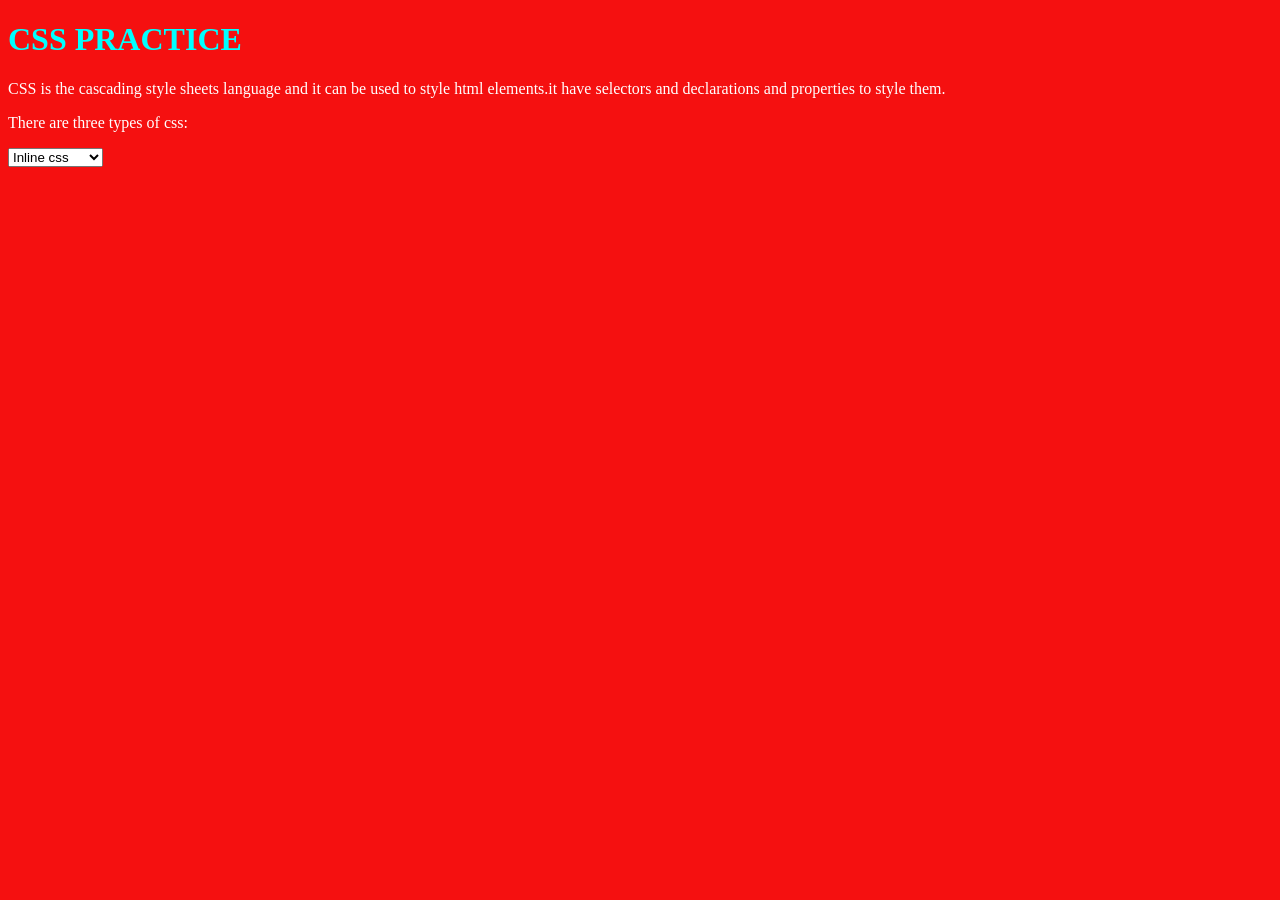
<file: CSS PRACTICE/index.html>
<!DOCTYPE html>
<html lang="en">
<head>
    <meta charset="UTF-8">
    <meta name="viewport" content="width=device-width, initial-scale=1.0">
    <title>Beginning of CSS</title>
    <link rel="stylesheet" href="style.css">
    <h1>CSS PRACTICE</h1>
</head>
<body>
   <main>
    <p>CSS is the cascading style sheets language and it can be used to style html elements.it have selectors and declarations and properties to style them.</p>
   </main> 
   <p>There are three types of css:</p>
   <select>
    <option value="1">Inline css</option>
    <option value="2">Internal css</option>
    <option value="3">External css</option>
   </select>
</body>
</html>
</file>
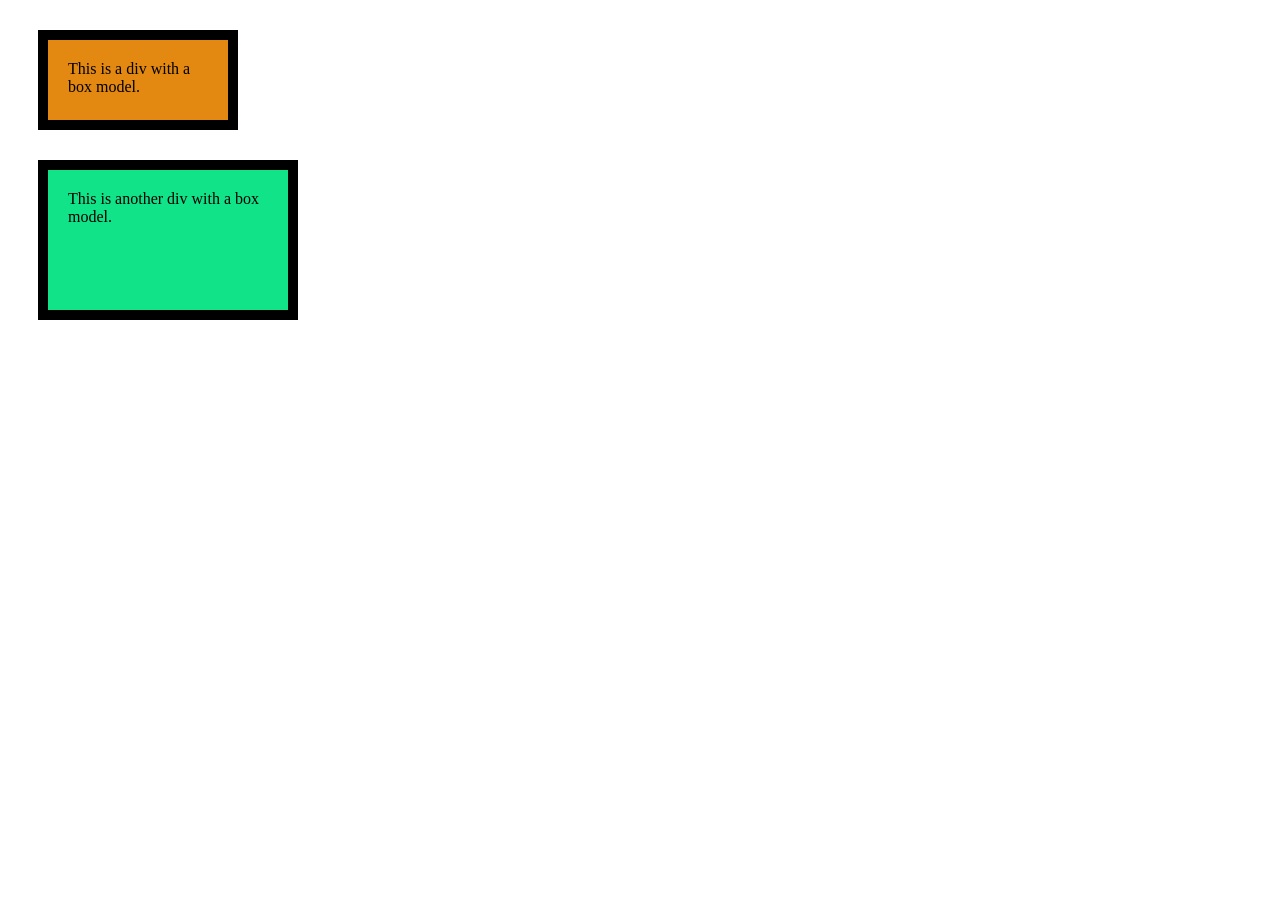
<file: CSS PRACTICE/Box model.html>
<!DOCTYPE html>
<html lang="en">
<head>
    <meta charset="UTF-8">
    <meta name="viewport" content="width=device-width, initial-scale=1.0">
    <title>Box model</title>
    <style>
        .box1 {
            width: 200px;
            height: 100px;
            background-color: rgb(227, 136, 16);
            border: 10px solid black;
            padding: 20px;
            margin: 30px;
            box-sizing: border-box;
        }
        .box2 {
            width: 200px;
            height: 100px;
            background-color: rgb(16, 227, 136);
            border: 10px solid black;
            padding: 20px;
            margin: 30px;
            box-sizing: content-box;
        }
    </style>
</head>
<body>
    <div class="box1">
        This is a div with a box model.
    </div>
    <div class="box2">
        This is another div with a box model.
    </div>
</body>
</html>
</file>
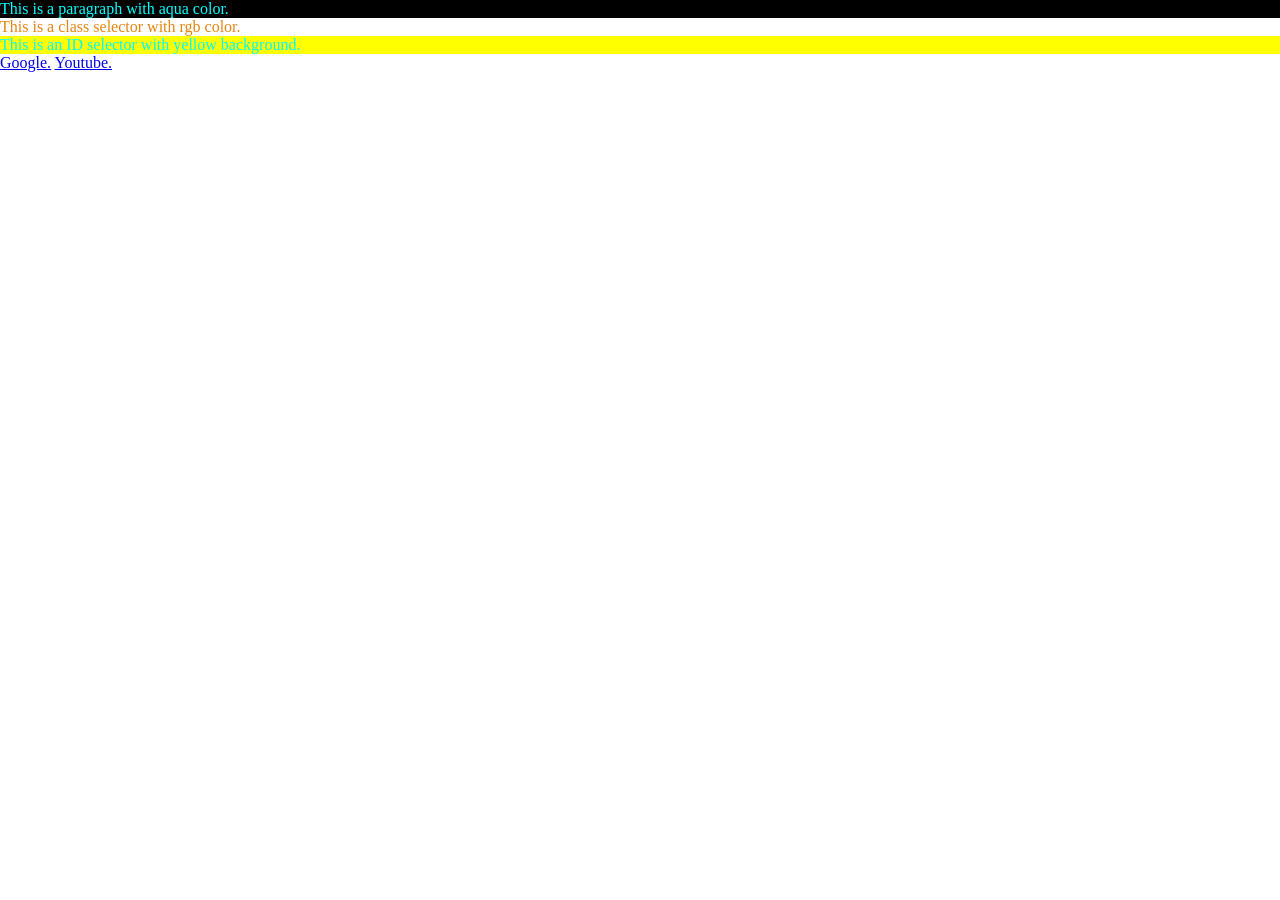
<file: CSS PRACTICE/index1.html>
<!DOCTYPE html>
<html lang="en">
<head>
    <meta charset="UTF-8">
    <meta name="viewport" content="width=device-width, initial-scale=1.0">
    <title>Selectors in CSS</title>
    <style>
        /* Selectors in CSS */
        p{
            color:aqua;
            background-color: black;
        }
        /* Class Selector */
        .container{
            color:rgb(230, 134, 17);
        }
        /* ID Selector */
        #highlight{
            background-color: yellow;
        }
        /* Universal Selector */
        *{
            margin: 0;
            padding: 0;
        }
        /* Pseudo Selector */
        a:hover{
            background-color:blueviolet;
        }
        a:visited{
            color:greenyellow
        }
    </style>
</head>
<body>
    <p>This is a paragraph with aqua color.</p>
    <div class="container">
        This is a class selector with rgb color.
    </div>
    <p id="highlight">This is an ID selector with yellow background.</p>
    <a href="https://www.google.com">Google.</a>
    <a href="https://www.youtube.com">Youtube.</a>
</body>
</html>
</file>
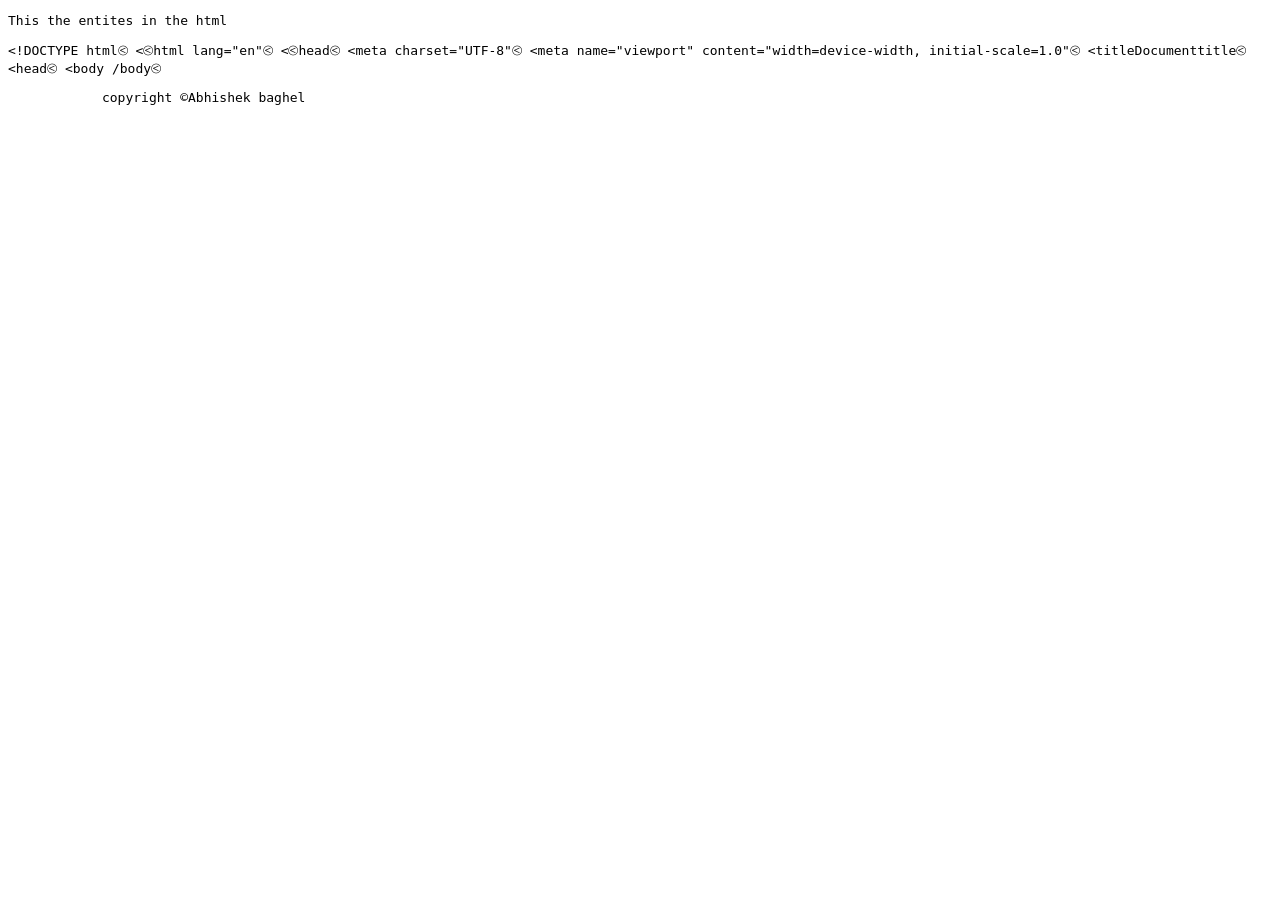
<file: HTML PRACTICE/Entities.html>
<!DOCTYPE html>
<html lang="en">
<head>
    <meta charset="UTF-8">
    <meta name="viewport" content="width=device-width, initial-scale=1.0">
    <title>Entities</title>
</head>
<body>
    <pre>This the entites in the html</pre>
    <code>&lt;!DOCTYPE html&olt;
    &lt;&olt;html lang="en"&olt;
    &lt;&olt;head&olt;
        &lt;meta charset="UTF-8"&olt;
        &lt;meta name="viewport" content="width=device-width, initial-scale=1.0"&olt;
       &lt;titleDocumenttitle&olt;
    &lt;head&olt;
    &lt;body /body&olt;
        <pre>
            copyright &copy;Abhishek baghel
        </pre>
    </html></code>
</body>
</html>
</file>
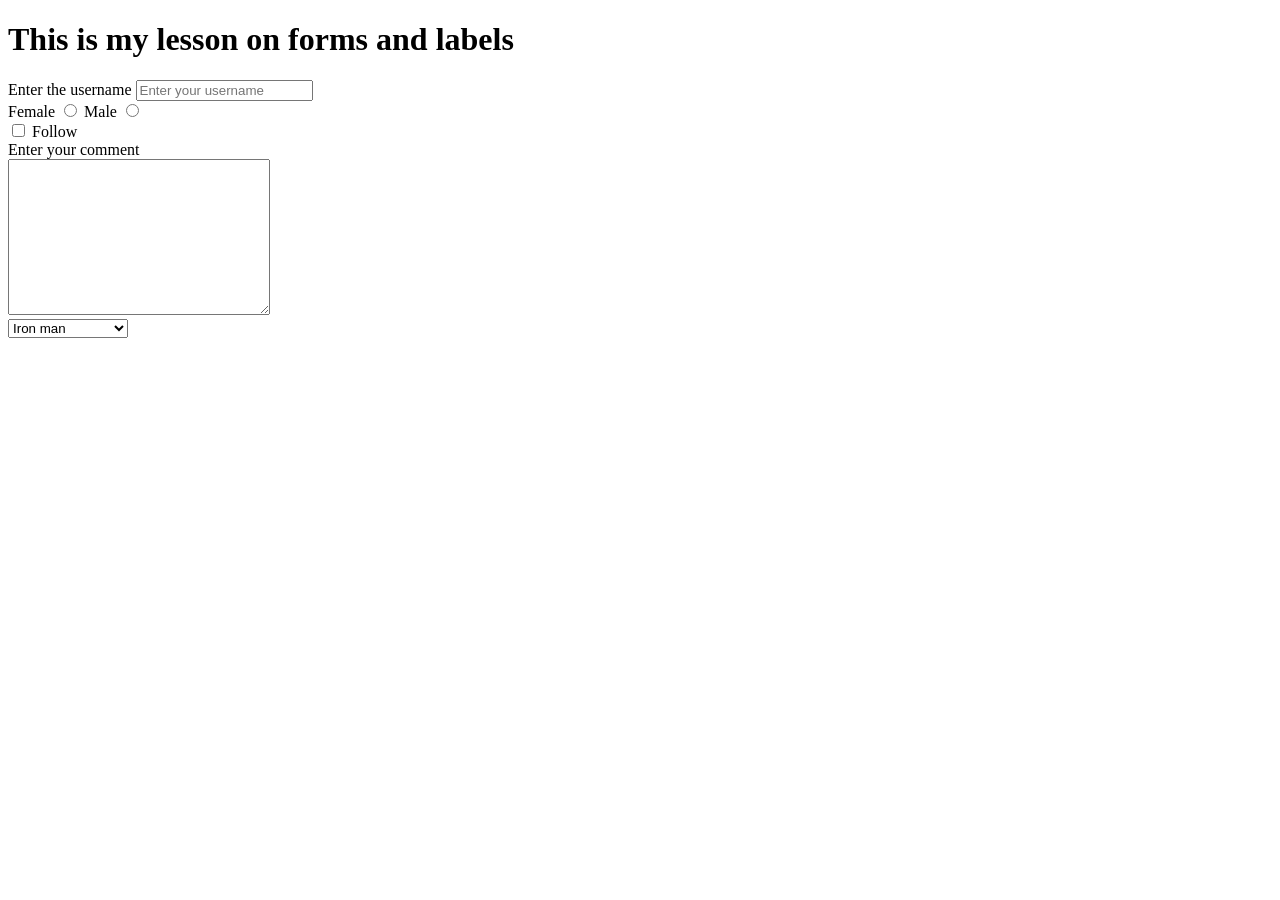
<file: HTML PRACTICE/Forms.html>
<!DOCTYPE html>
<html lang="en">

<head>
    <meta charset="UTF-8">
    <meta name="viewport" content="width=device-width, initial-scale=1.0">
    <title>Forms uses</title>
</head>

<body>
    <h1>This is my lesson on forms and labels</h1>
    <form action="post">
        <label for="username">Enter the username</label>
        <input type="text" name="Abhishek" placeholder="Enter your username" id="username">
    </form>

    <form action="post">
        <label for="Female">Female</label>
        <input type="radio" id="female" name="gender" value="female">
        <label for="Male">Male</label>
        <input type="radio" id="Male" name="gender" value="male">
    </form>

    <form action="post">
        <input type="checkbox" name="follow" id="follow">
        <label for="follow">Follow</label>
    </form>

    <form action="post">
        <label for="comment">Enter your comment</label>
        <br>
        <textarea id="comment" name="comment" rows="10" cols="30"></textarea>
        
    </form>

    <select name="Avengers">
        <option value="Iron man">Iron man</option>
        <option value="Iron man">Captain america</option>
        <option value="Iron man">Hulk</option>
    </select>
</body>

</html>
</file>
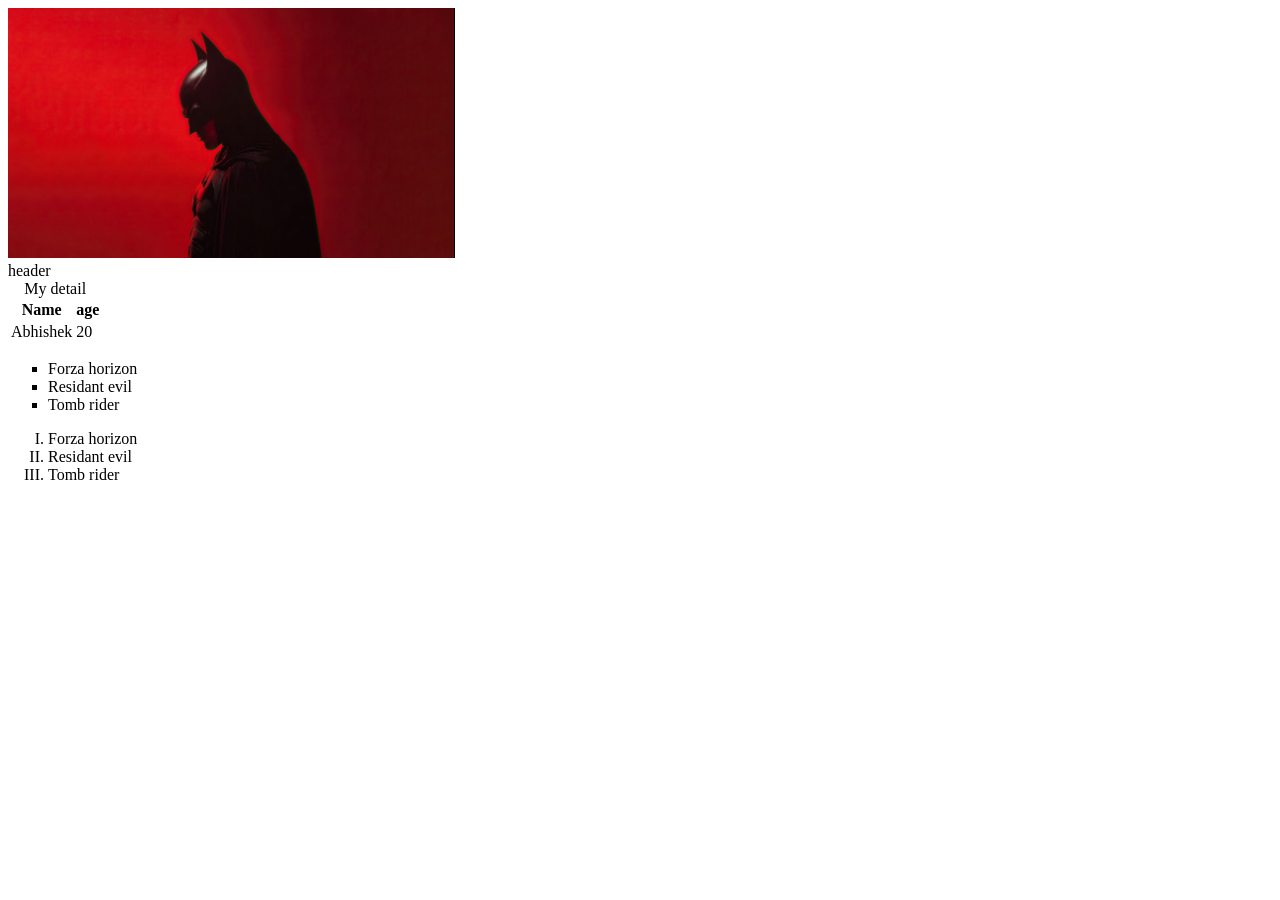
<file: HTML PRACTICE/Image.html>
<!DOCTYPE html>
<html lang="en">
<head>
    <meta charset="UTF-8">
    <meta name="viewport" content="width=device-width, initial-scale=1.0">
    <title>Image,table and list</title>
</head>
<body>
    <img height="250" src="image.png" alt="batman image">
    <table>
        <caption>My detail</caption>
        <br>
        <thead>header</thead>
        <tbody>
        <tr>
           <th colspan="2">Name</th>
           <th rowspan="3">age</th>
        </tr>
        <tfoot>
        <tr>
            <td colspan="2">Abhishek</td>
            <td rowspan="3">20</td>
        </tr>
        </tbody>
        </tfoot>
    </table>


    <ul type="square">
        <li>Forza horizon</li>
        <li>Residant evil</li>
        <li>Tomb rider</li>
    </ul>

    <ol type="I">
        <li>Forza horizon</li>
        <li>Residant evil</li>
        <li>Tomb rider</li>
    </ol>
</body>
</html>
</file>
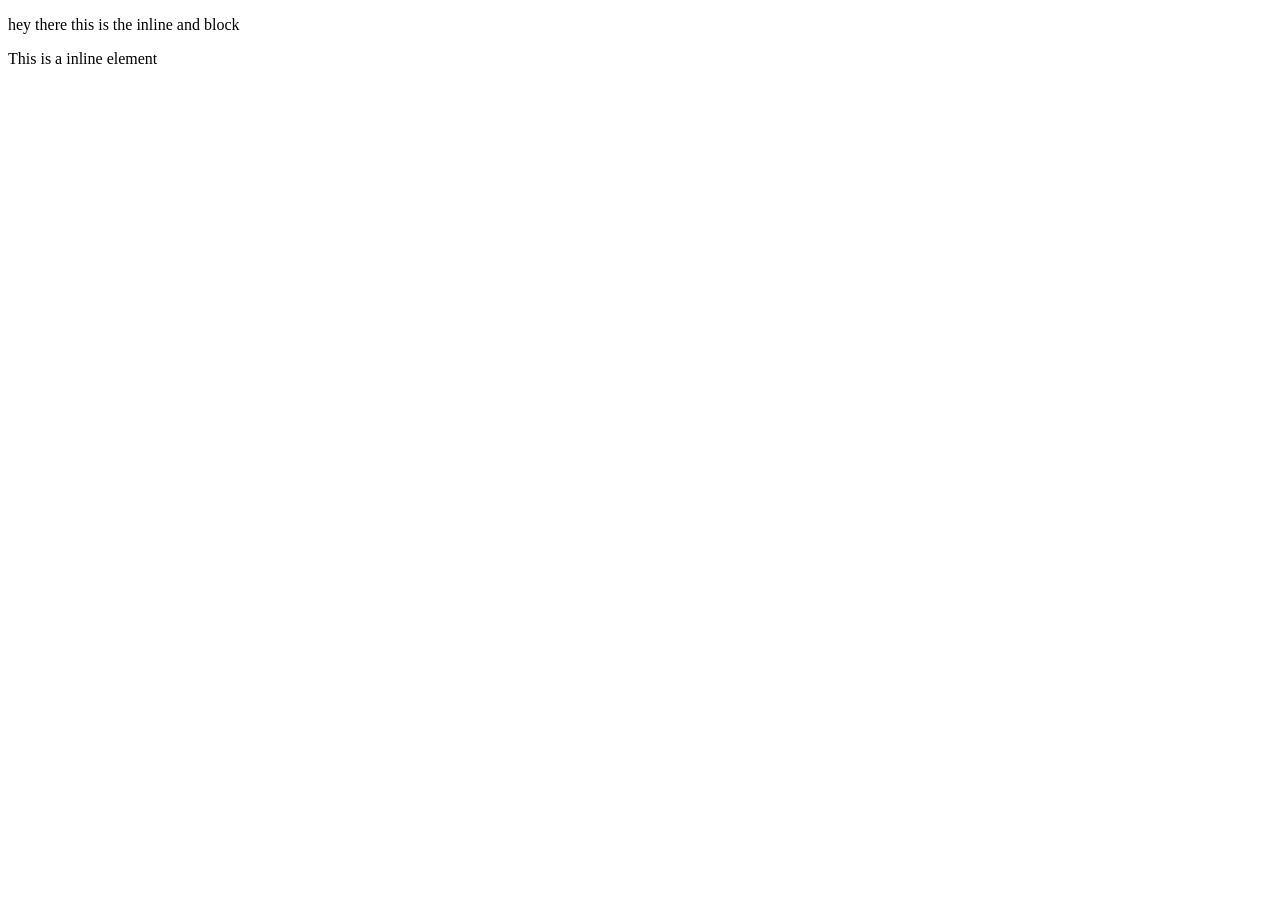
<file: HTML PRACTICE/inline and  block.html>
<!DOCTYPE html>
<html lang="en">
<head>
    <meta charset="UTF-8">
    <meta name="viewport" content="width=device-width, initial-scale=1.0">
    <title>Inilne and block element</title>
</head>
<body>
    <p>hey there this is the inline and block</p>
    <span>This is a inline element</span>
</body>
</html>
</file>
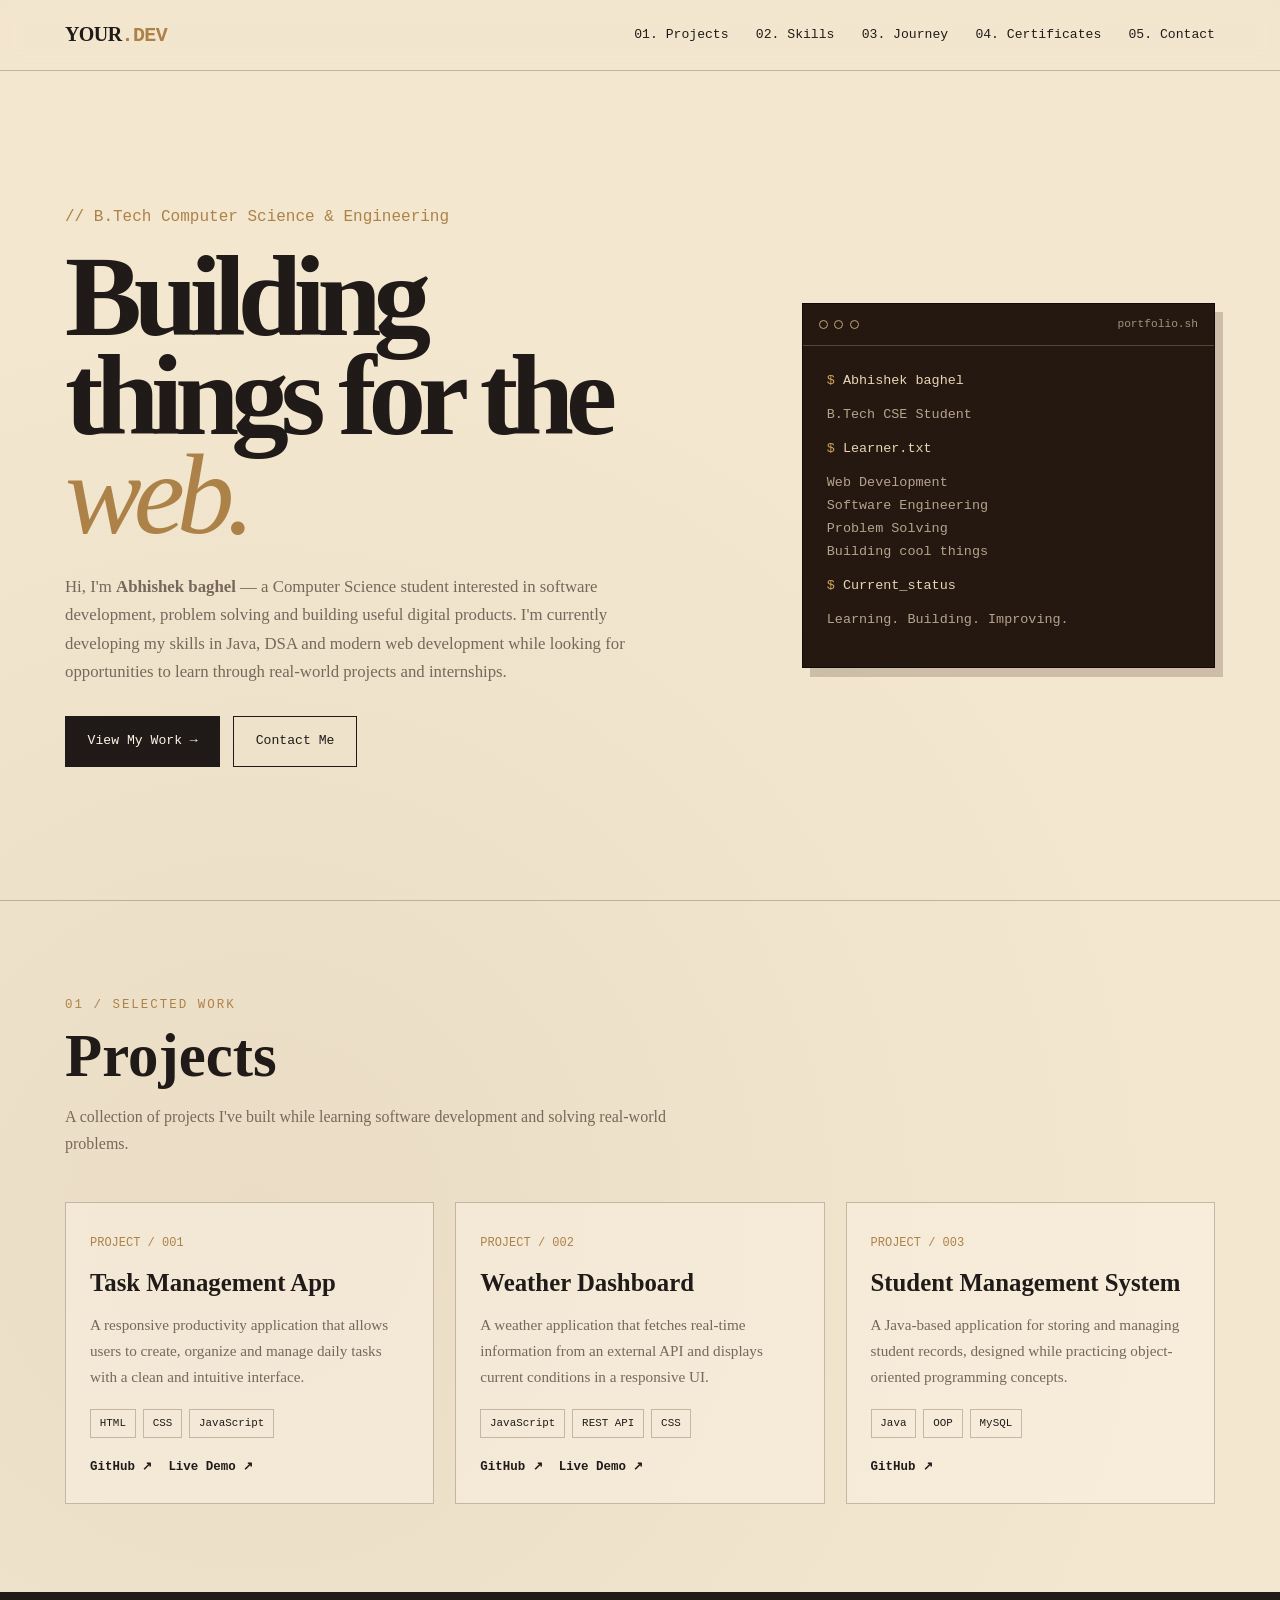
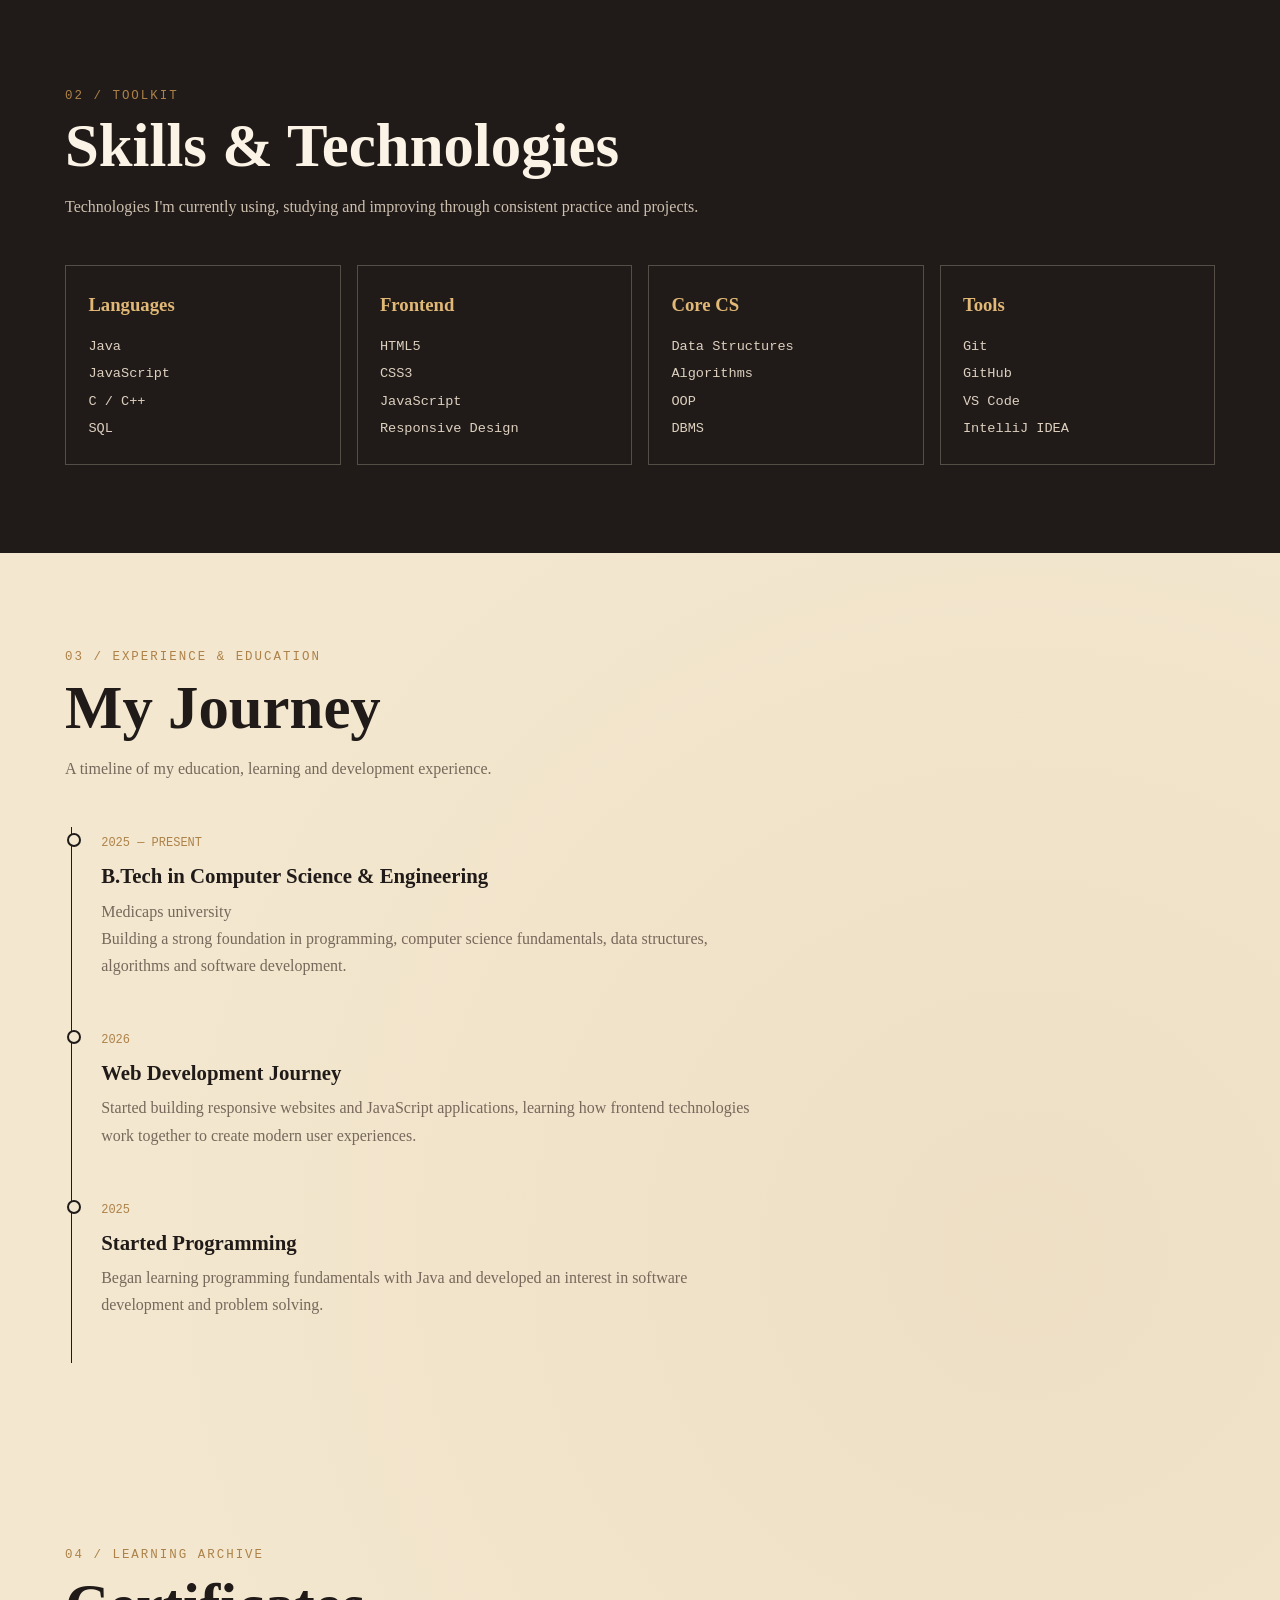
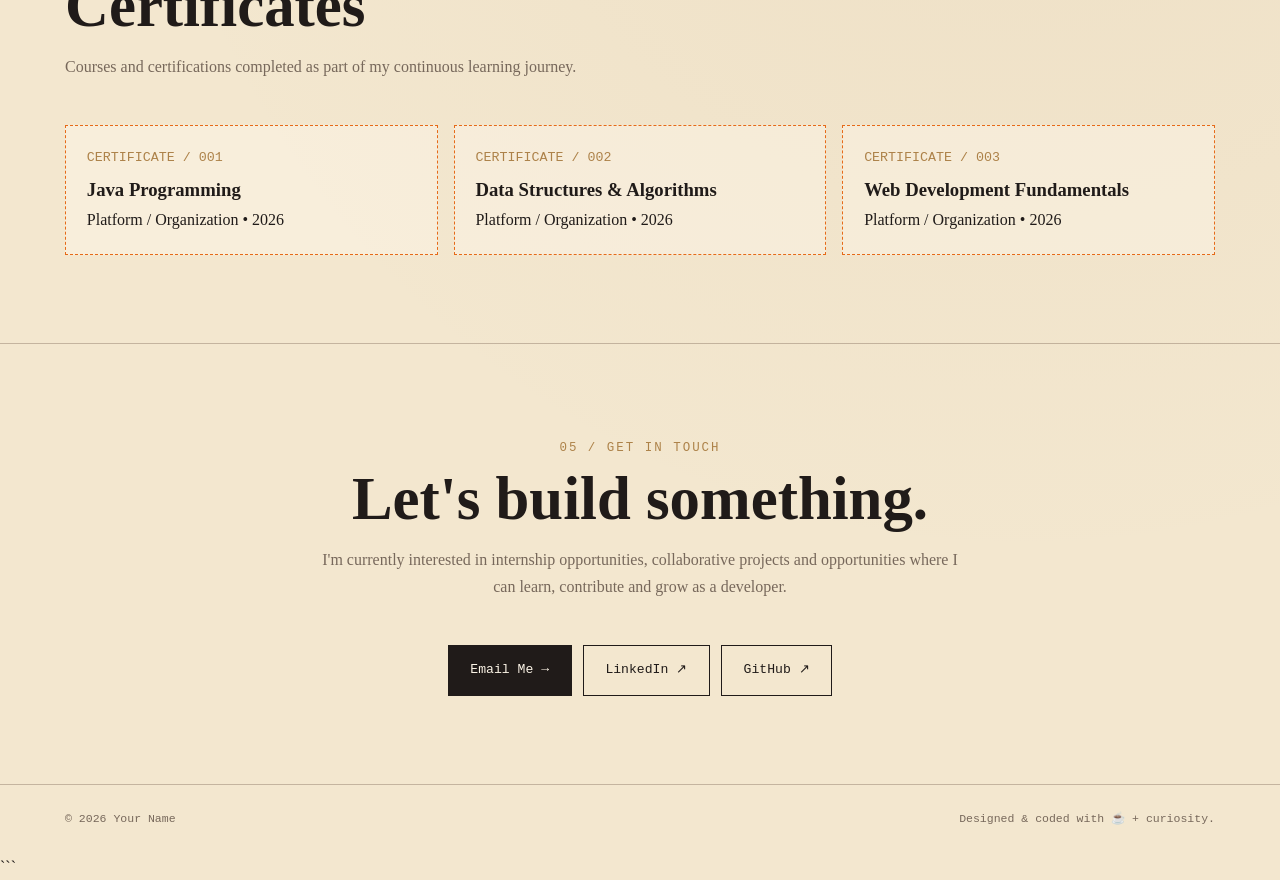
<file: HTML PRACTICE/My website.html>
<!DOCTYPE html>
<html lang="en">
<head>
  <meta charset="UTF-8" />
  <meta name="viewport" content="width=device-width, initial-scale=1.0" />
  <meta name="description" content="B.Tech CSE student portfolio showcasing projects, technical skills, certificates and experience." />

  <title>Abhishek | CSE Developer Portfolio</title>

  <style>
    /* =========================================
       VINTAGE × DEVELOPER PORTFOLIO
       ========================================= */

    :root {
      --paper: #f3e7cf;
      --paper-light: #fbf4e6;
      --coffee: #201b19;
      --dark-coffee: #241811;
      --brown: #e66a18;
      --gold: #ad8249;
      --muted: #77685b;
      --border: rgba(74, 47, 34, 0.28);
      --shadow: 5px 6px 0 rgba(74, 47, 34, 0.16);
      --max-width: 1150px;
    }

    * {
      box-sizing: border-box;
      margin: 0;
      padding: 0;
    }

    html {
      scroll-behavior: smooth;
    }

    body {
      font-family: Georgia, "Times New Roman", serif;
      color: var(--coffee);
      background:
        radial-gradient(circle at 20% 30%, rgba(120, 83, 60, 0.07), transparent 30%),
        radial-gradient(circle at 80% 70%, rgba(173, 130, 73, 0.08), transparent 30%),
        var(--paper);
      line-height: 1.7;
    }

    body::before {
      content: "";
      position: fixed;
      inset: 0;
      pointer-events: none;
      opacity: 0.25;
      background-image:
        repeating-linear-gradient(
          0deg,
          rgba(60, 35, 20, 0.02) 0,
          rgba(60, 35, 20, 0.02) 1px,
          transparent 1px,
          transparent 4px
        );
      z-index: 9999;
    }

    a {
      color: inherit;
      text-decoration: none;
    }

    button,
    a {
      -webkit-tap-highlight-color: transparent;
    }

    .container {
      width: min(92%, var(--max-width));
      margin-inline: auto;
    }

    .section {
      padding: 5.5rem 0;
    }

    .section-label {
      display: inline-block;
      margin-bottom: 0.6rem;
      font-family: "Courier New", monospace;
      text-transform: uppercase;
      letter-spacing: 0.16em;
      font-size: 0.78rem;
      color: var(--gold);
    }

    .section-title {
      font-size: clamp(2rem, 7vw, 3.8rem);
      line-height: 1;
      margin-bottom: 1rem;
    }

    .section-description {
      max-width: 650px;
      color: var(--muted);
      margin-bottom: 2.8rem;
    }

    /* NAVBAR */

    .navbar {
      position: sticky;
      top: 0;
      z-index: 1000;
      background: rgba(243, 231, 207, 0.92);
      backdrop-filter: blur(10px);
      border-bottom: 1px solid var(--border);
    }

    .nav-content {
      min-height: 70px;
      display: flex;
      justify-content: space-between;
      align-items: center;
      gap: 1rem;
    }

    .logo {
      font-weight: 800;
      letter-spacing: -0.03em;
      font-size: 1.25rem;
    }

    .logo span {
      color: var(--gold);
      font-family: "Courier New", monospace;
    }

    .nav-links {
      display: none;
      gap: 1.7rem;
      list-style: none;
      font-family: "Courier New", monospace;
      font-size: 0.82rem;
    }

    .nav-links a {
      position: relative;
    }

    .nav-links a::after {
      content: "";
      position: absolute;
      height: 1px;
      width: 0;
      left: 0;
      bottom: -5px;
      background: var(--coffee);
      transition: width 0.25s ease;
    }

    .nav-links a:hover::after {
      width: 100%;
    }

    /* HERO */

    .hero {
      min-height: calc(100vh - 70px);
      display: grid;
      align-items: center;
      padding: 5rem 0;
      border-bottom: 1px solid var(--border);
    }

    .hero-grid {
      display: grid;
      gap: 3rem;
    }

    .hero-kicker {
      font-family: "Courier New", monospace;
      color: var(--gold);
      margin-bottom: 1rem;
    }

    .hero h1 {
      font-size: clamp(3.4rem, 14vw, 7.2rem);
      line-height: 0.86;
      letter-spacing: -0.07em;
      max-width: 800px;
    }

    .hero h1 em {
      color: var(--gold);
      font-weight: normal;
    }

    .hero-description {
      max-width: 620px;
      margin: 1.8rem 0;
      font-size: 1.05rem;
      color: var(--muted);
    }

    .hero-buttons {
      display: flex;
      flex-wrap: wrap;
      gap: 0.8rem;
    }

    .btn {
      display: inline-flex;
      align-items: center;
      justify-content: center;
      padding: 0.85rem 1.35rem;
      border: 1px solid var(--coffee);
      font-family: "Courier New", monospace;
      font-size: 0.82rem;
      transition:
        transform 0.2s ease,
        box-shadow 0.2s ease,
        background 0.2s ease;
    }

    .btn-primary {
      color: var(--paper-light);
      background: var(--coffee);
    }

    .btn-secondary {
      background: transparent;
    }

    .btn:hover {
      transform: translate(-2px, -2px);
      box-shadow: var(--shadow);
    }

    /* TERMINAL CARD */

    .terminal {
      background: var(--dark-coffee);
      color: #e8d6b5;
      border: 1px solid #120c08;
      box-shadow: 8px 9px 0 rgba(74, 47, 34, 0.22);
      transform: rotate(1deg);
    }

    .terminal-top {
      display: flex;
      align-items: center;
      gap: 0.4rem;
      padding: 0.7rem 1rem;
      border-bottom: 1px solid #5c4435;
      font-family: "Courier New", monospace;
      font-size: 0.7rem;
    }

    .terminal-dot {
      width: 9px;
      height: 9px;
      border: 1px solid #c2a77e;
      border-radius: 50%;
    }

    .terminal-title {
      margin-left: auto;
      opacity: 0.65;
    }

    .terminal-body {
      padding: 1.5rem;
      font-family: "Courier New", monospace;
      font-size: 0.84rem;
      min-height: 270px;
    }

    .terminal-body p {
      margin-bottom: 0.7rem;
    }

    .prompt {
      color: #d1a45d;
    }

    .terminal-muted {
      color: #b6a48d;
    }

    .cursor {
      display: inline-block;
      width: 8px;
      height: 1em;
      background: #e8d6b5;
      vertical-align: middle;
      animation: blink 0.9s steps(1) infinite;
    }

    @keyframes blink {
      50% {
        opacity: 0;
      }
    }

    /* PROJECTS */

    .projects-grid {
      display: grid;
      gap: 1.3rem;
    }

    .project-card {
      padding: 1.5rem;
      border: 1px solid var(--border);
      background: rgba(251, 244, 230, 0.5);
      transition:
        transform 0.25s ease,
        box-shadow 0.25s ease;
    }

    .project-card:hover {
      transform: translateY(-5px);
      box-shadow: var(--shadow);
    }

    .project-number {
      font-family: "Courier New", monospace;
      color: var(--gold);
      font-size: 0.75rem;
    }

    .project-card h3 {
      font-size: 1.55rem;
      margin: 0.5rem 0;
    }

    .project-card p {
      color: var(--muted);
      font-size: 0.95rem;
    }

    .tags {
      display: flex;
      flex-wrap: wrap;
      gap: 0.45rem;
      margin: 1.2rem 0;
    }

    .tag {
      border: 1px solid var(--border);
      padding: 0.28rem 0.55rem;
      font-family: "Courier New", monospace;
      font-size: 0.68rem;
    }

    .project-links {
      display: flex;
      gap: 1rem;
      font-family: "Courier New", monospace;
      font-size: 0.78rem;
      font-weight: bold;
    }

    .project-links a:hover {
      color: var(--gold);
    }

    /* SKILLS */

    .skills {
      background: var(--coffee);
      color: var(--paper-light);
    }

    .skills .section-description {
      color: #cdbfae;
    }

    .skills-grid {
      display: grid;
      gap: 1rem;
    }

    .skill-card {
      border: 1px solid rgba(243, 231, 207, 0.25);
      padding: 1.4rem;
    }

    .skill-card h3 {
      color: #e1b875;
      margin-bottom: 0.8rem;
    }

    .skill-list {
      font-family: "Courier New", monospace;
      color: #ddd0bf;
      font-size: 0.85rem;
      line-height: 2;
    }

    /* TIMELINE */

    .timeline {
      border-left: 1px solid var(--coffee);
      margin-left: 0.4rem;
      padding-left: 1.8rem;
    }

    .timeline-item {
      position: relative;
      padding-bottom: 2.8rem;
    }

    .timeline-item::before {
      content: "";
      position: absolute;
      left: -2.15rem;
      top: 0.4rem;
      width: 10px;
      height: 10px;
      background: var(--paper);
      border: 2px solid var(--coffee);
      border-radius: 50%;
    }

    .timeline-date {
      font-family: "Courier New", monospace;
      font-size: 0.75rem;
      color: var(--gold);
    }

    .timeline-item h3 {
      margin: 0.25rem 0;
      font-size: 1.3rem;
    }

    .timeline-item p {
      color: var(--muted);
      max-width: 650px;
    }

    /* CERTIFICATES */

    .certificate-grid {
      display: grid;
      gap: 1rem;
    }

    .certificate {
      padding: 1.3rem;
      border: 1px dashed var(--brown);
      background: rgba(255, 250, 240, 0.35);
    }

    .certificate small {
      display: block;
      color: var(--gold);
      font-family: "Courier New", monospace;
      margin-bottom: 0.3rem;
    }

    /* CONTACT */

    .contact {
      text-align: center;
      border-top: 1px solid var(--border);
    }

    .contact .section-description {
      margin-inline: auto;
    }

    .contact-links {
      display: flex;
      justify-content: center;
      flex-wrap: wrap;
      gap: 0.7rem;
    }

    /* FOOTER */

    footer {
      border-top: 1px solid var(--border);
      padding: 1.5rem 0;
      font-family: "Courier New", monospace;
      font-size: 0.72rem;
      color: var(--muted);
    }

    .footer-inner {
      display: flex;
      justify-content: space-between;
      flex-wrap: wrap;
      gap: 1rem;
    }

    /* SCROLL REVEAL */

    .reveal {
      opacity: 0;
      transform: translateY(25px);
      transition:
        opacity 0.7s ease,
        transform 0.7s ease;
    }

    .reveal.visible {
      opacity: 1;
      transform: translateY(0);
    }

    /* DESKTOP */

    @media (min-width: 760px) {
      .nav-links {
        display: flex;
      }

      .hero-grid {
        grid-template-columns: 1.25fr 0.75fr;
        align-items: center;
      }

      .projects-grid {
        grid-template-columns: repeat(2, 1fr);
      }

      .skills-grid {
        grid-template-columns: repeat(2, 1fr);
      }

      .certificate-grid {
        grid-template-columns: repeat(2, 1fr);
      }
    }

    @media (min-width: 1050px) {
      .projects-grid {
        grid-template-columns: repeat(3, 1fr);
      }

      .skills-grid {
        grid-template-columns: repeat(4, 1fr);
      }

      .certificate-grid {
        grid-template-columns: repeat(3, 1fr);
      }
    }

    @media (prefers-reduced-motion: reduce) {
      *,
      *::before,
      *::after {
        scroll-behavior: auto !important;
        animation-duration: 0.01ms !important;
        transition-duration: 0.01ms !important;
      }
    }
  </style>
</head>

<body>

  <!-- NAVIGATION -->
  <nav class="navbar">
    <div class="container nav-content">

      <a href="#home" class="logo">
        YOUR<span>.DEV</span>
      </a>

      <ul class="nav-links">
        <li><a href="#projects">01. Projects</a></li>
        <li><a href="#skills">02. Skills</a></li>
        <li><a href="#journey">03. Journey</a></li>
        <li><a href="#certificates">04. Certificates</a></li>
        <li><a href="#contact">05. Contact</a></li>
      </ul>

    </div>
  </nav>


  <!-- HERO -->
  <header class="hero" id="home">

    <div class="container hero-grid">

      <div class="reveal">

        <p class="hero-kicker">
          // B.Tech Computer Science & Engineering
        </p>

        <h1>
          Building<br>
          things for the<br>
          <em>web.</em>
        </h1>

        <p class="hero-description">
          Hi, I'm <strong>Abhishek baghel</strong> — a Computer Science student
          interested in software development, problem solving and building
          useful digital products. I'm currently developing my skills in
          Java, DSA and modern web development while looking for opportunities
          to learn through real-world projects and internships.
        </p>

        <div class="hero-buttons">
          <a href="#projects" class="btn btn-primary">
            View My Work →
          </a>

          <a href="#contact" class="btn btn-secondary">
            Contact Me
          </a>
        </div>

      </div>


      <!-- TERMINAL -->
      <div class="terminal reveal">

        <div class="terminal-top">
          <span class="terminal-dot"></span>
          <span class="terminal-dot"></span>
          <span class="terminal-dot"></span>

          <span class="terminal-title">
            portfolio.sh
          </span>
        </div>

        <div class="terminal-body">

          <p>
            <span class="prompt">$</span> Abhishek baghel
          </p>

          <p class="terminal-muted">
            B.Tech CSE Student
          </p>

          <p>
            <span class="prompt">$</span> Learner.txt
          </p>

          <p class="terminal-muted">
            Web Development<br>
            Software Engineering<br>
            Problem Solving<br>
            Building cool things
          </p>

          <p>
            <span class="prompt">$</span> Current_status
          </p>

          <p class="terminal-muted">
            Learning. Building. Improving.
          </p>

        </div>
      </div>

    </div>

  </header>


  <!-- PROJECTS -->
  <section class="section" id="projects">

    <div class="container">

      <span class="section-label">01 / Selected Work</span>

      <h2 class="section-title reveal">
        Projects
      </h2>

      <p class="section-description reveal">
        A collection of projects I've built while learning software
        development and solving real-world problems.
      </p>


      <div class="projects-grid">

        <article class="project-card reveal">

          <span class="project-number">PROJECT / 001</span>

          <h3>Task Management App</h3>

          <p>
            A responsive productivity application that allows users to create,
            organize and manage daily tasks with a clean and intuitive
            interface.
          </p>

          <div class="tags">
            <span class="tag">HTML</span>
            <span class="tag">CSS</span>
            <span class="tag">JavaScript</span>
          </div>

          <div class="project-links">
            <a href="#">GitHub ↗</a>
            <a href="#">Live Demo ↗</a>
          </div>

        </article>


        <article class="project-card reveal">

          <span class="project-number">PROJECT / 002</span>

          <h3>Weather Dashboard</h3>

          <p>
            A weather application that fetches real-time information from an
            external API and displays current conditions in a responsive UI.
          </p>

          <div class="tags">
            <span class="tag">JavaScript</span>
            <span class="tag">REST API</span>
            <span class="tag">CSS</span>
          </div>

          <div class="project-links">
            <a href="#">GitHub ↗</a>
            <a href="#">Live Demo ↗</a>
          </div>

        </article>


        <article class="project-card reveal">

          <span class="project-number">PROJECT / 003</span>

          <h3>Student Management System</h3>

          <p>
            A Java-based application for storing and managing student records,
            designed while practicing object-oriented programming concepts.
          </p>

          <div class="tags">
            <span class="tag">Java</span>
            <span class="tag">OOP</span>
            <span class="tag">MySQL</span>
          </div>

          <div class="project-links">
            <a href="#">GitHub ↗</a>
          </div>

        </article>

      </div>

    </div>

  </section>


  <!-- SKILLS -->
  <section class="section skills" id="skills">

    <div class="container">

      <span class="section-label">02 / Toolkit</span>

      <h2 class="section-title reveal">
        Skills & Technologies
      </h2>

      <p class="section-description reveal">
        Technologies I'm currently using, studying and improving through
        consistent practice and projects.
      </p>


      <div class="skills-grid">

        <div class="skill-card reveal">
          <h3>Languages</h3>

          <div class="skill-list">
            Java<br>
            JavaScript<br>
            C / C++<br>
            SQL
          </div>
        </div>


        <div class="skill-card reveal">
          <h3>Frontend</h3>

          <div class="skill-list">
            HTML5<br>
            CSS3<br>
            JavaScript<br>
            Responsive Design
          </div>
        </div>


        <div class="skill-card reveal">
          <h3>Core CS</h3>

          <div class="skill-list">
            Data Structures<br>
            Algorithms<br>
            OOP<br>
            DBMS
          </div>
        </div>


        <div class="skill-card reveal">
          <h3>Tools</h3>

          <div class="skill-list">
            Git<br>
            GitHub<br>
            VS Code<br>
            IntelliJ IDEA
          </div>
        </div>

      </div>

    </div>

  </section>


  <!-- JOURNEY -->
  <section class="section" id="journey">

    <div class="container">

      <span class="section-label">03 / Experience & Education</span>

      <h2 class="section-title reveal">
        My Journey
      </h2>

      <p class="section-description reveal">
        A timeline of my education, learning and development experience.
      </p>


      <div class="timeline">

        <div class="timeline-item reveal">

          <span class="timeline-date">
            2025 — PRESENT
          </span>

          <h3>B.Tech in Computer Science & Engineering</h3>

          <p>
            Medicaps university
          </p>

          <p>
            Building a strong foundation in programming, computer science
            fundamentals, data structures, algorithms and software
            development.
          </p>

        </div>


        <div class="timeline-item reveal">

          <span class="timeline-date">
            2026
          </span>

          <h3>Web Development Journey</h3>

          <p>
            Started building responsive websites and JavaScript applications,
            learning how frontend technologies work together to create modern
            user experiences.
          </p>

        </div>


        <div class="timeline-item reveal">

          <span class="timeline-date">
            2025
          </span>

          <h3>Started Programming</h3>

          <p>
            Began learning programming fundamentals with Java and developed an
            interest in software development and problem solving.
          </p>

        </div>

      </div>

    </div>

  </section>


  <!-- CERTIFICATES -->
  <section class="section" id="certificates">

    <div class="container">

      <span class="section-label">04 / Learning Archive</span>

      <h2 class="section-title reveal">
        Certificates
      </h2>

      <p class="section-description reveal">
        Courses and certifications completed as part of my continuous
        learning journey.
      </p>


      <div class="certificate-grid">

        <div class="certificate reveal">
          <small>CERTIFICATE / 001</small>
          <h3>Java Programming</h3>
          <p>Platform / Organization • 2026</p>
        </div>


        <div class="certificate reveal">
          <small>CERTIFICATE / 002</small>
          <h3>Data Structures & Algorithms</h3>
          <p>Platform / Organization • 2026</p>
        </div>


        <div class="certificate reveal">
          <small>CERTIFICATE / 003</small>
          <h3>Web Development Fundamentals</h3>
          <p>Platform / Organization • 2026</p>
        </div>

      </div>

    </div>

  </section>


  <!-- CONTACT -->
  <section class="section contact" id="contact">

    <div class="container">

      <span class="section-label">
        05 / Get In Touch
      </span>

      <h2 class="section-title reveal">
        Let's build something.
      </h2>

      <p class="section-description reveal">
        I'm currently interested in internship opportunities, collaborative
        projects and opportunities where I can learn, contribute and grow as a
        developer.
      </p>


      <div class="contact-links reveal">

        <a
          href="mailto:yourname@example.com"
          class="btn btn-primary"
        >
          Email Me →
        </a>

        <a
          href="https://linkedin.com/"
          target="_blank"
          rel="noopener noreferrer"
          class="btn btn-secondary"
        >
          LinkedIn ↗
        </a>

        <a
          href="https://github.com/"
          target="_blank"
          rel="noopener noreferrer"
          class="btn btn-secondary"
        >
          GitHub ↗
        </a>

      </div>

    </div>

  </section>


  <!-- FOOTER -->
  <footer>

    <div class="container footer-inner">

      <span>
        © <span id="year"></span> Your Name
      </span>

      <span>
        Designed & coded with ☕ + curiosity.
      </span>

    </div>

  </footer>


  <script>
    // Automatic copyright year
    document.getElementById("year").textContent =
      new Date().getFullYear();


    // Scroll reveal animation
    const revealElements =
      document.querySelectorAll(".reveal");

    const observer = new IntersectionObserver(
      (entries) => {
        entries.forEach((entry) => {

          if (entry.isIntersecting) {
            entry.target.classList.add("visible");
            observer.unobserve(entry.target);
          }

        });
      },
      {
        threshold: 0.12
      }
    );

    revealElements.forEach((element) => {
      observer.observe(element);
    });
  </script>

</body>
</html>
```
</file>
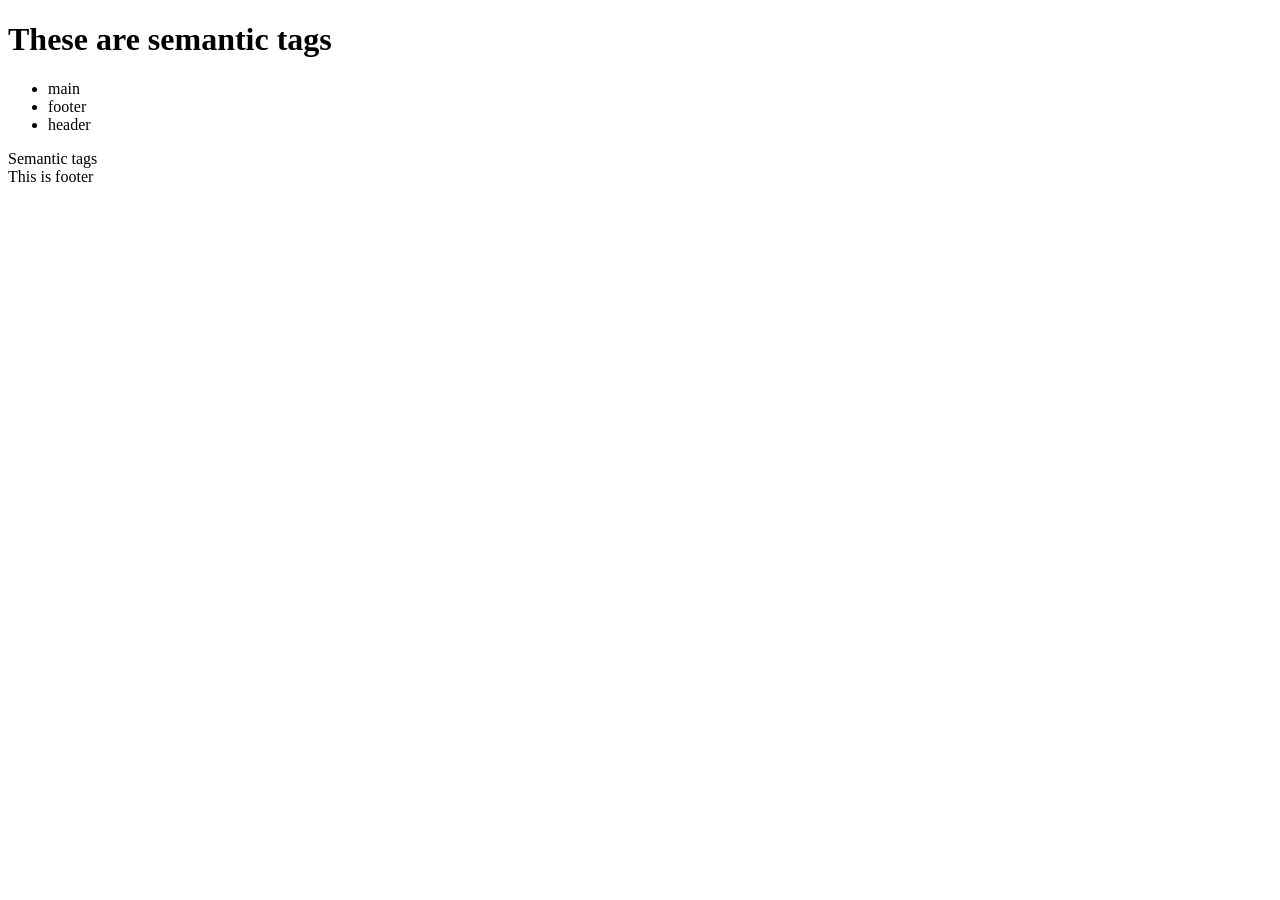
<file: HTML PRACTICE/Semantic tag.html>
<!DOCTYPE html>
<html lang="en">

<head>
    <meta charset="UTF-8">
    <meta name="viewport" content="width=device-width, initial-scale=1.0">
    <title>Semantic tag</title>
</head>

<body>
    <header>
        <h1>These are semantic tags</h1>
        <nav>
            <ul>
                <li>main</li>
                <li>footer</li>
                <li>header</li>
            </ul>
        </nav>
    </header>
    <main>Semantic tags</main>
    <footer>This is footer</footer>
</body>

</html>
</file>
<file: CSS PRACTICE/style.css>
body{
    background-color: rgb(245, 16, 16);
}

h1{
    color:aqua;
}

p{
    color:white;
}
</file>
